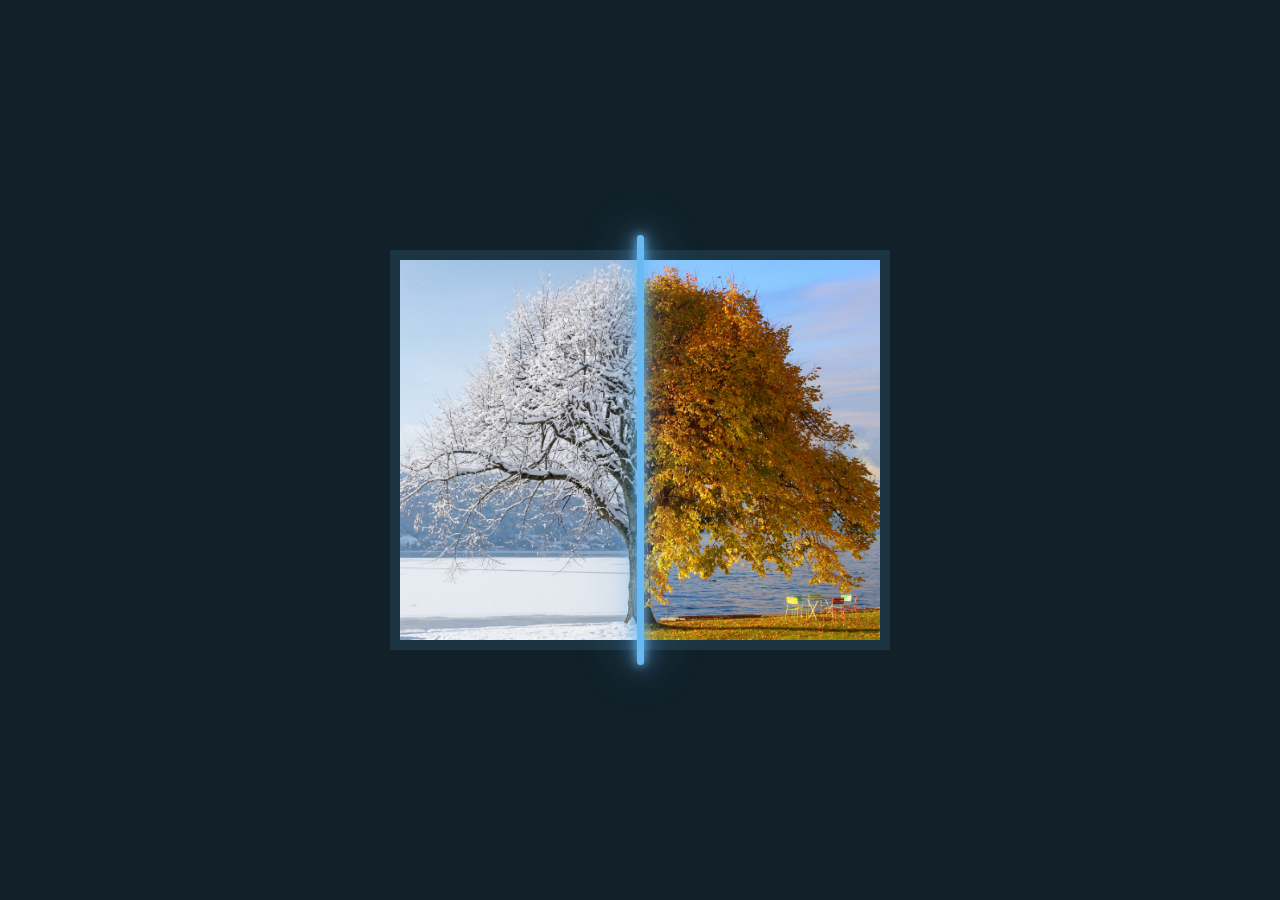
<file: index.html>
<!DOCTYPE html>
<html lang="en">
<head>
    <meta charset="UTF-8">
    <link rel="stylesheet" href="style.css">
    <meta name="viewport" content="width=device-width, initial-scale=1.0">
    <title>Autumn or Winter?</title>
</head>
<body>
    <div class="image-block">
        <img src="01.jpg" alt="Image">

        <div class="image-after">
            <img src="02.jpg" alt="Image">
        </div>

        <input type="range" name="rangeBtn" id="rangeBtn" min="0" max="100" value="50">
    </div>

    <script src="script.js"></script>
</body>
</html>
</file>
<file: style.css>
* {
    margin: 0;
    padding: 0;
    box-sizing: border-box;
}

body {
    min-height: 100vh;
    display: flex;
    align-items: center;
    justify-content: center;
    background: #112029;
}

.image-block {
    flex: 0 1 500px;
height: 400px;
position: relative;
}

.image-block img {
    position: absolute;
    width: 100%;
    height: 100%;
    object-fit: cover;
    border: 10px solid #1b3442;
}

.image-after {
    position: absolute;
    height: 100%;
    left: 0;
    overflow: hidden;
}

.image-after img {
    height: 100%;
}

input[type="range"] {
    position: absolute;
    z-index: 10;
    width: 100%;
    height: 100%;
    background: transparent;
    appearance: none;
}

input[type="range"]::-moz-range-thumb {
    border: none;
    -moz-appearance: none;
    width: 7px;
    height: 430px;
    background: #68baf5;
    border-radius: 5px;
    box-shadow: 0 0 10px #68baf5, 0 0 20px #68baf5, 0 0 50px
    #68baf5;
    cursor: e-resize;
}

input[type="range"]::-webkit-slider-thumb {
    border: none;
    -webkit-appearance: none;
    width: 7px;
    height: 430px;
    background: #68baf5;
    border-radius: 5px;
    box-shadow: 0 0 10px #68baf5, 0 0 20px #68baf5, 0 0 50px
    #68baf5;
    cursor: e-resize;
}
</file>
